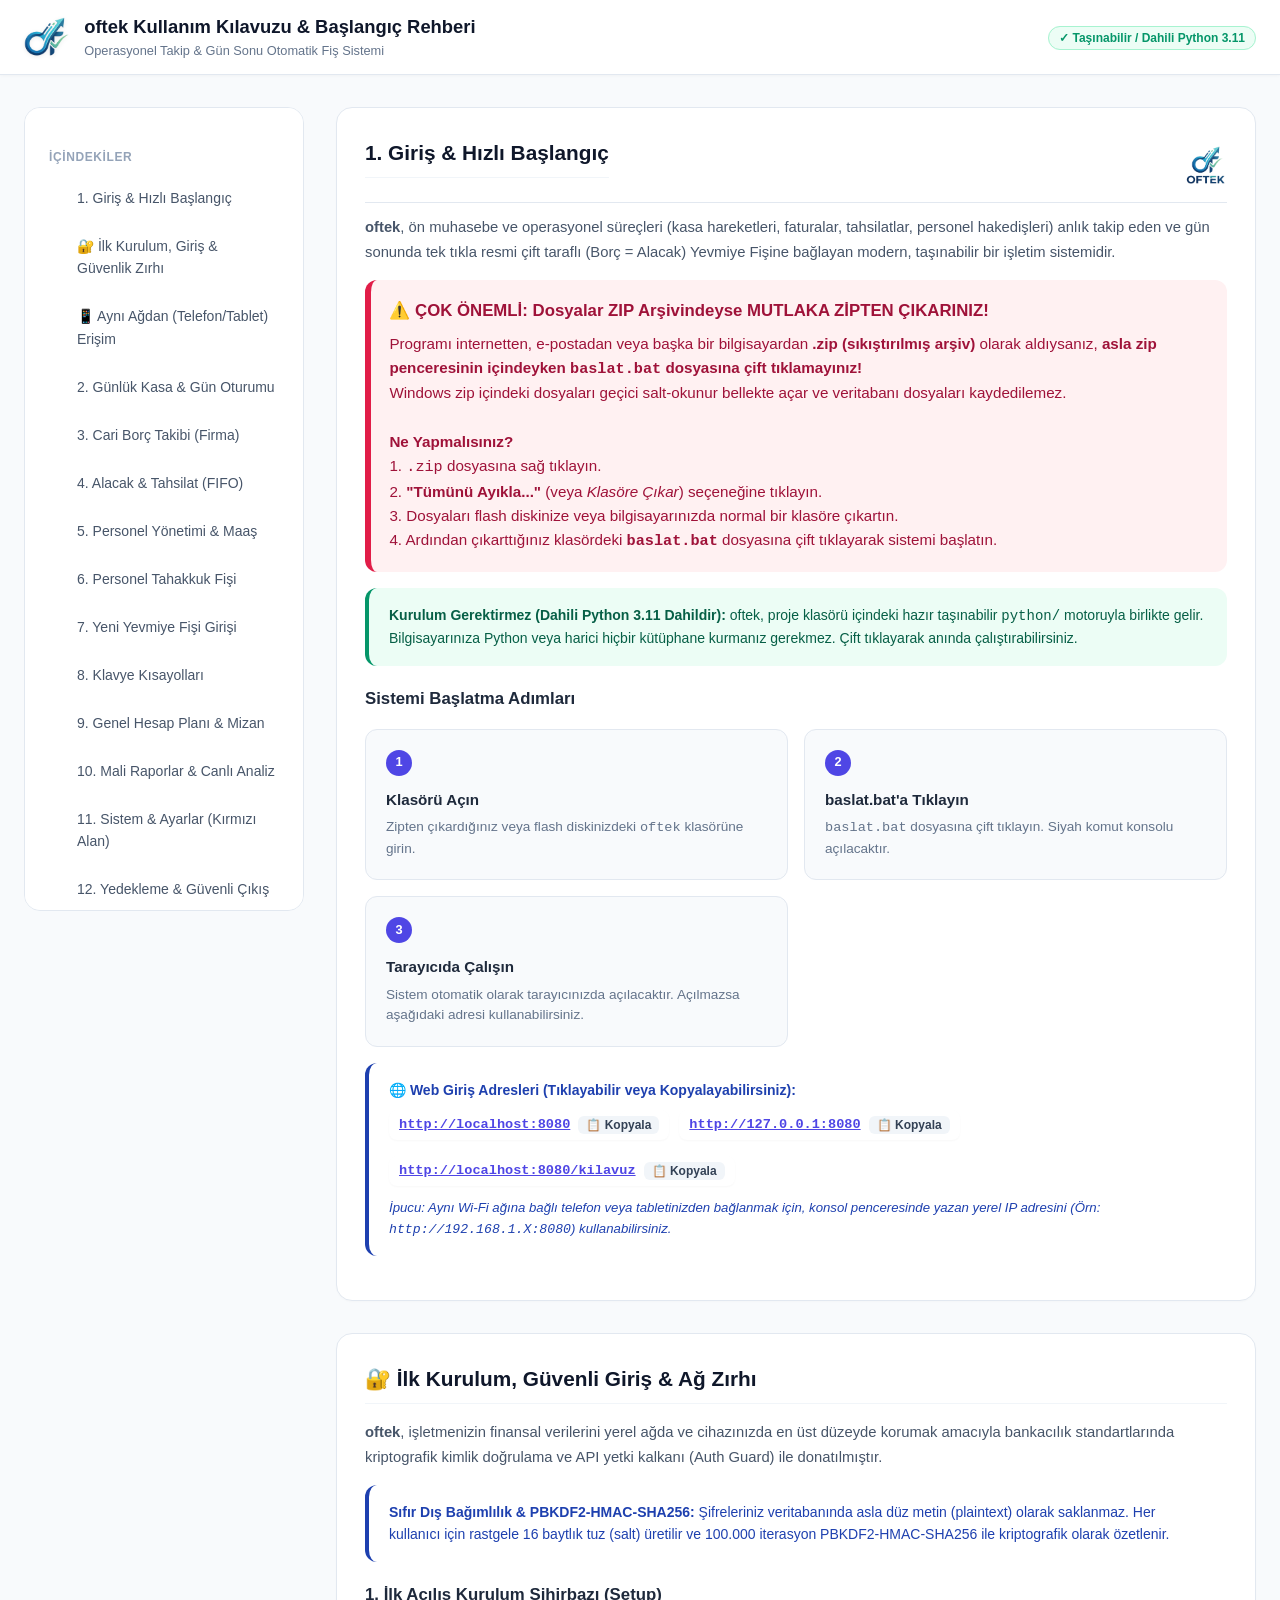
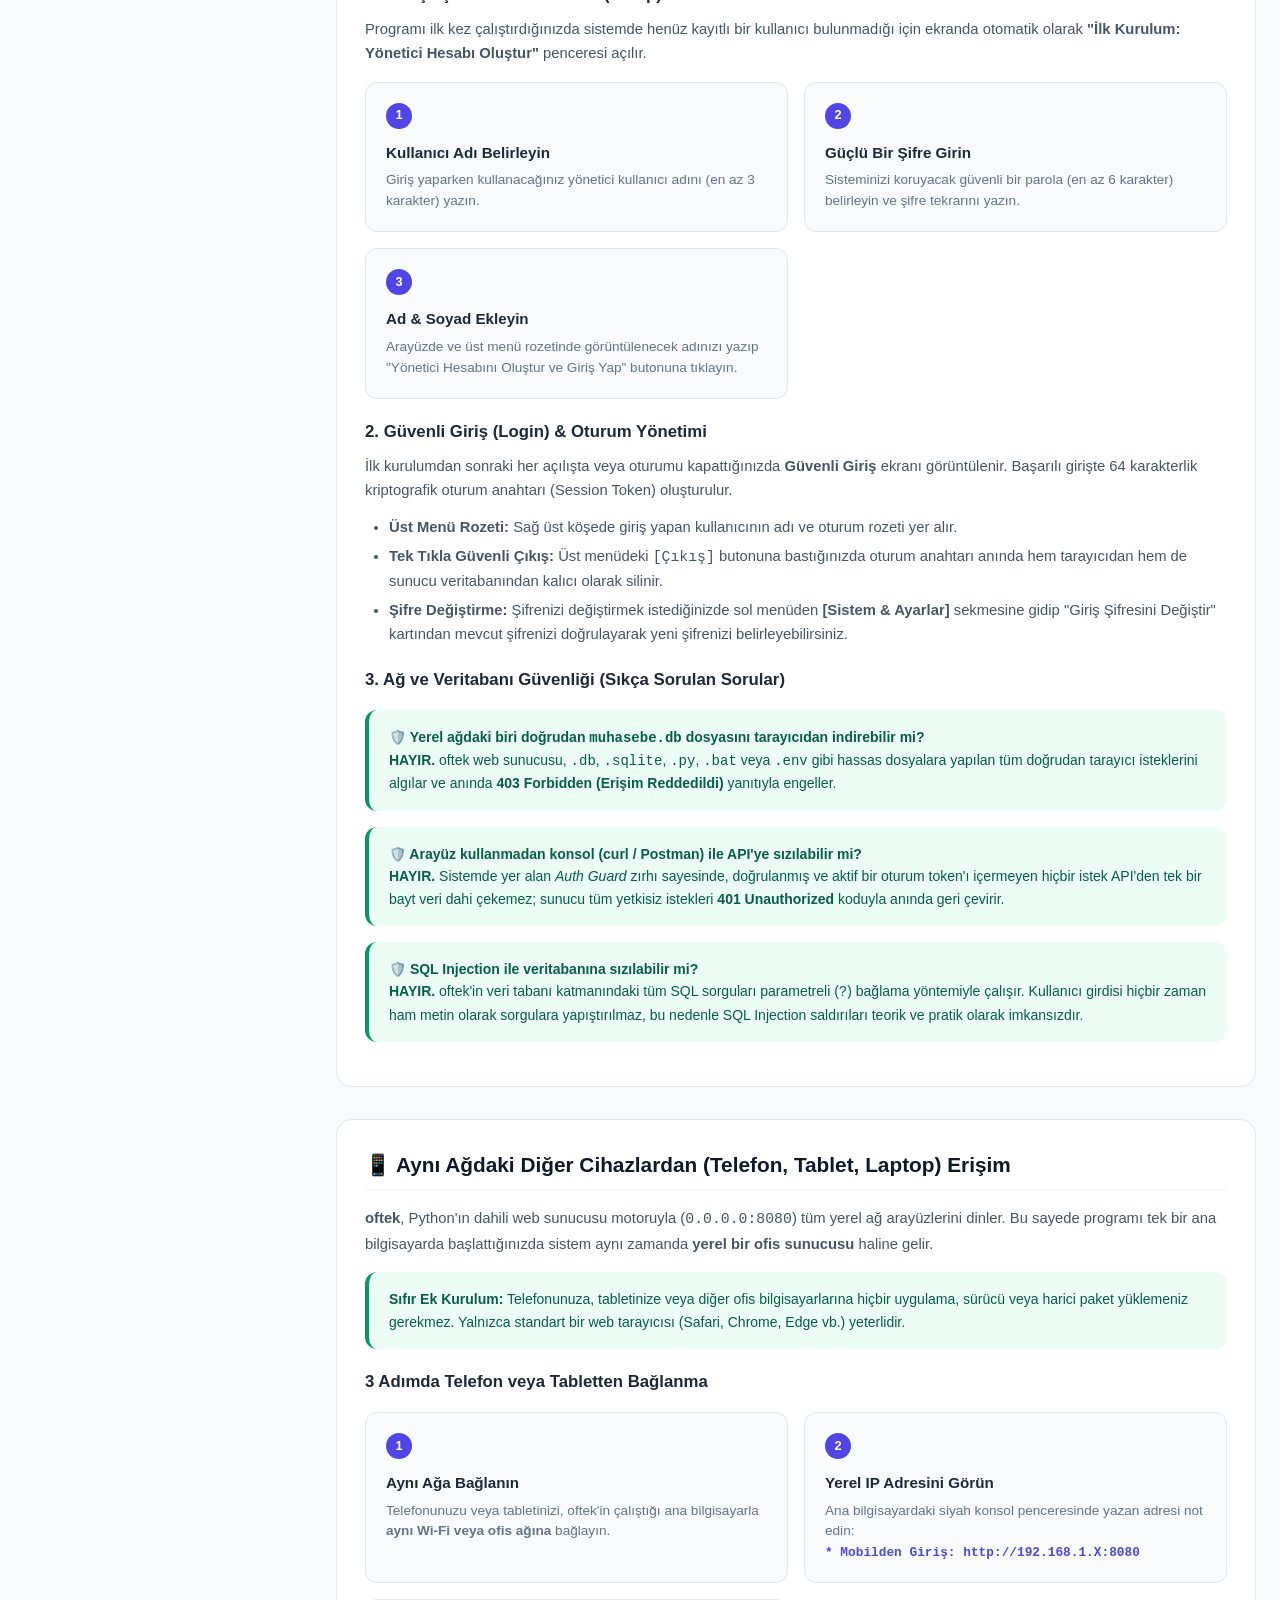
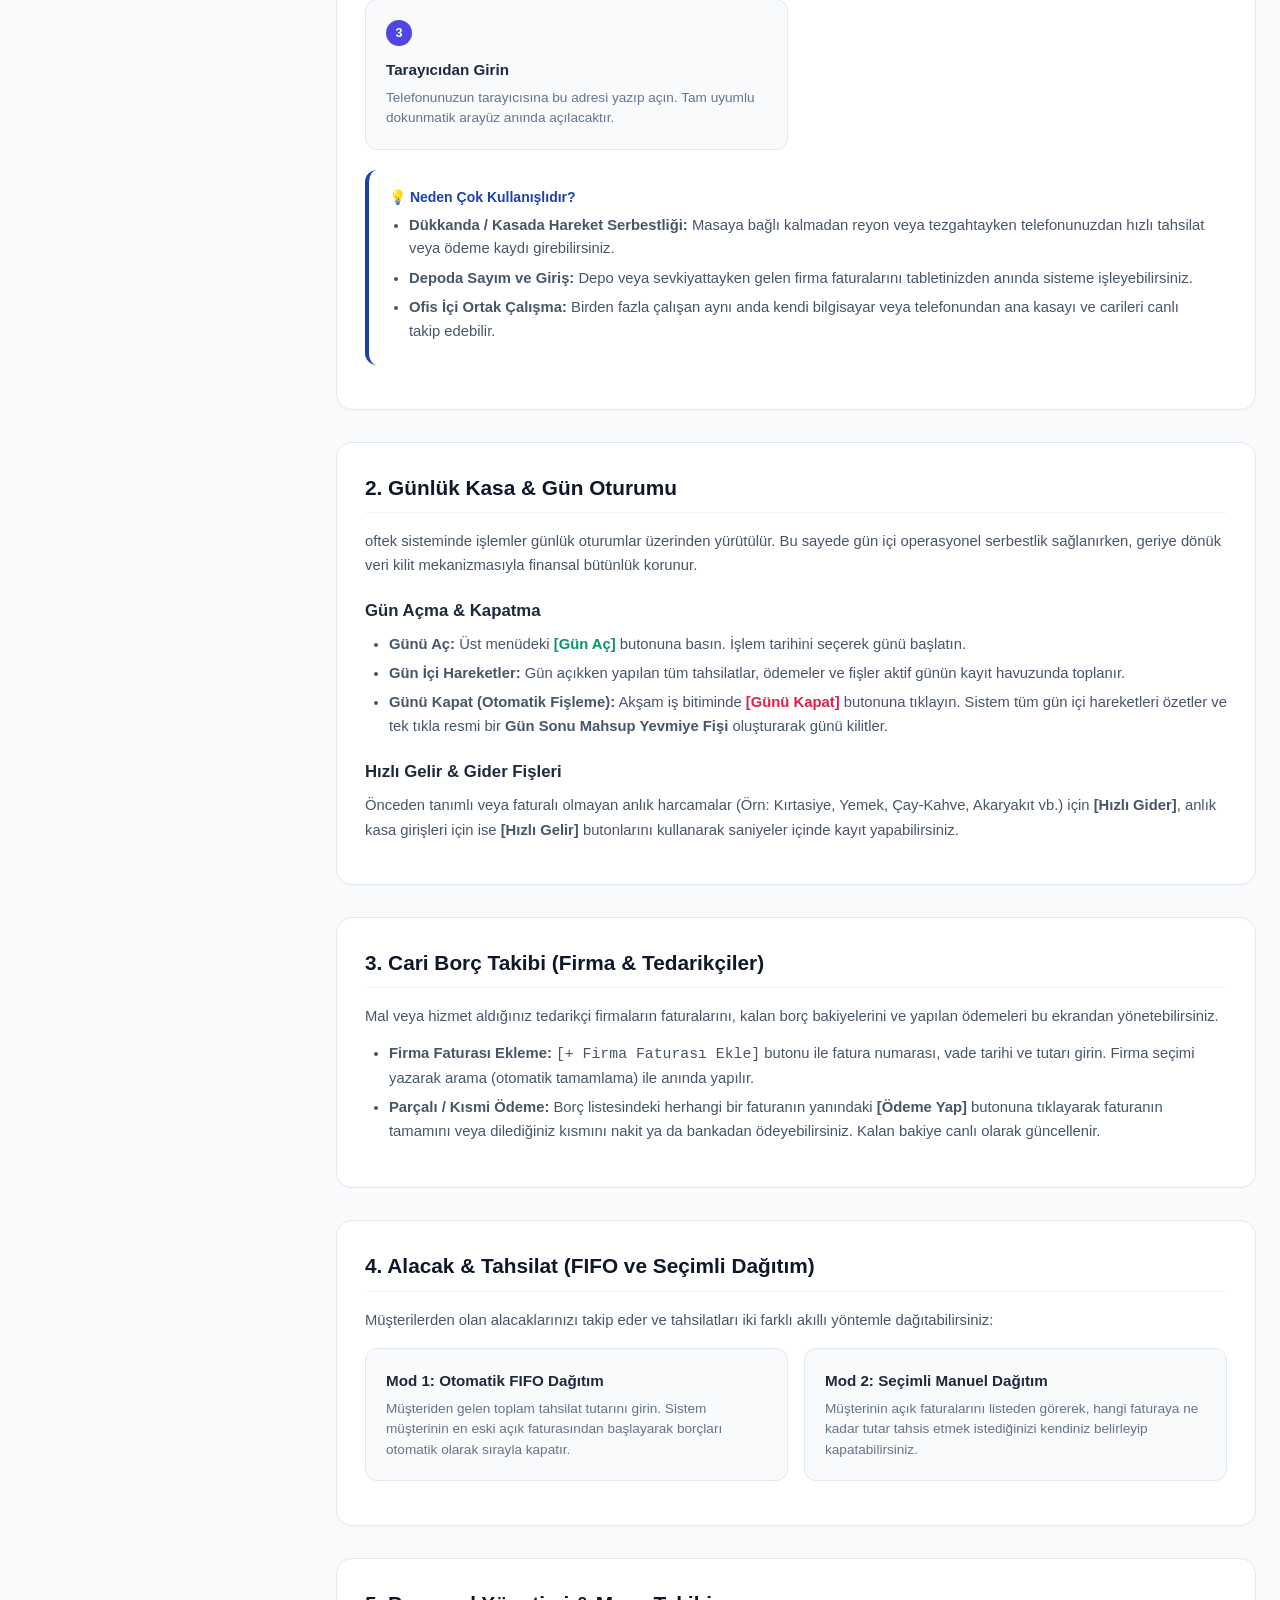
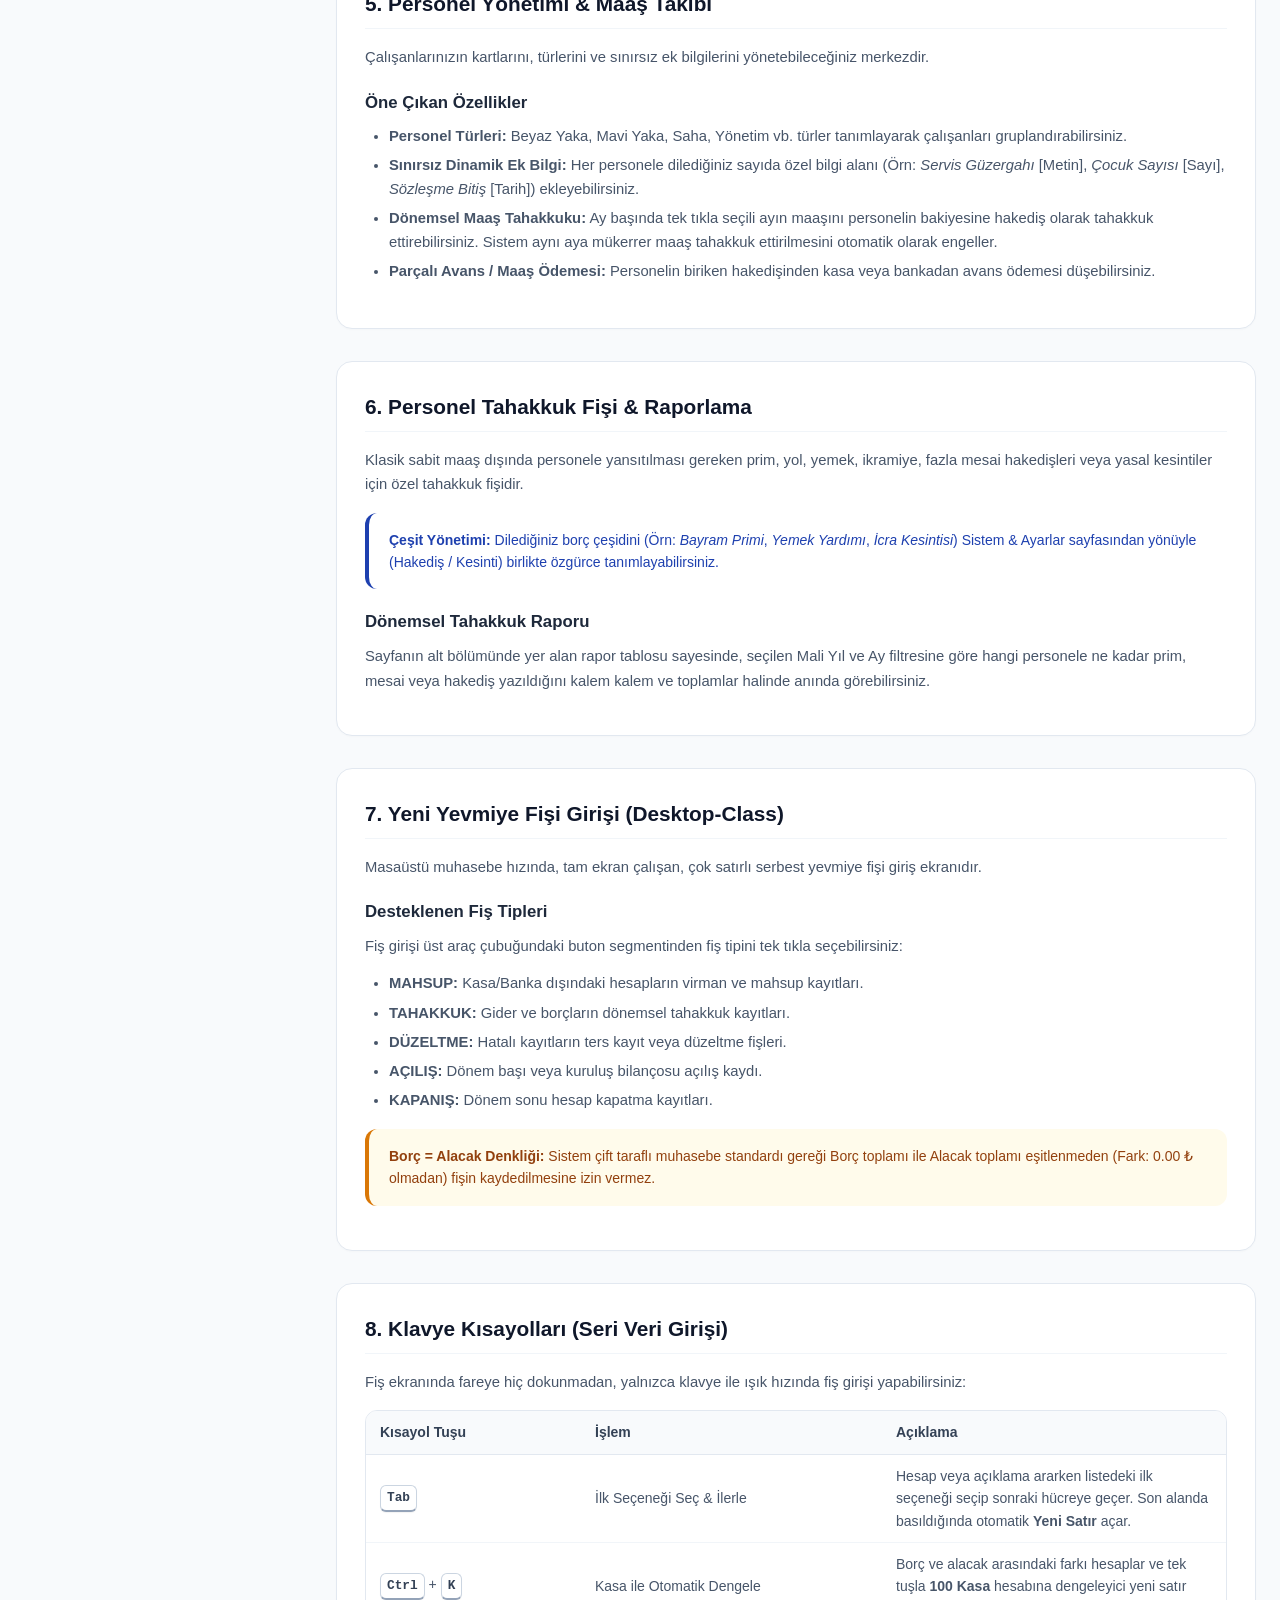
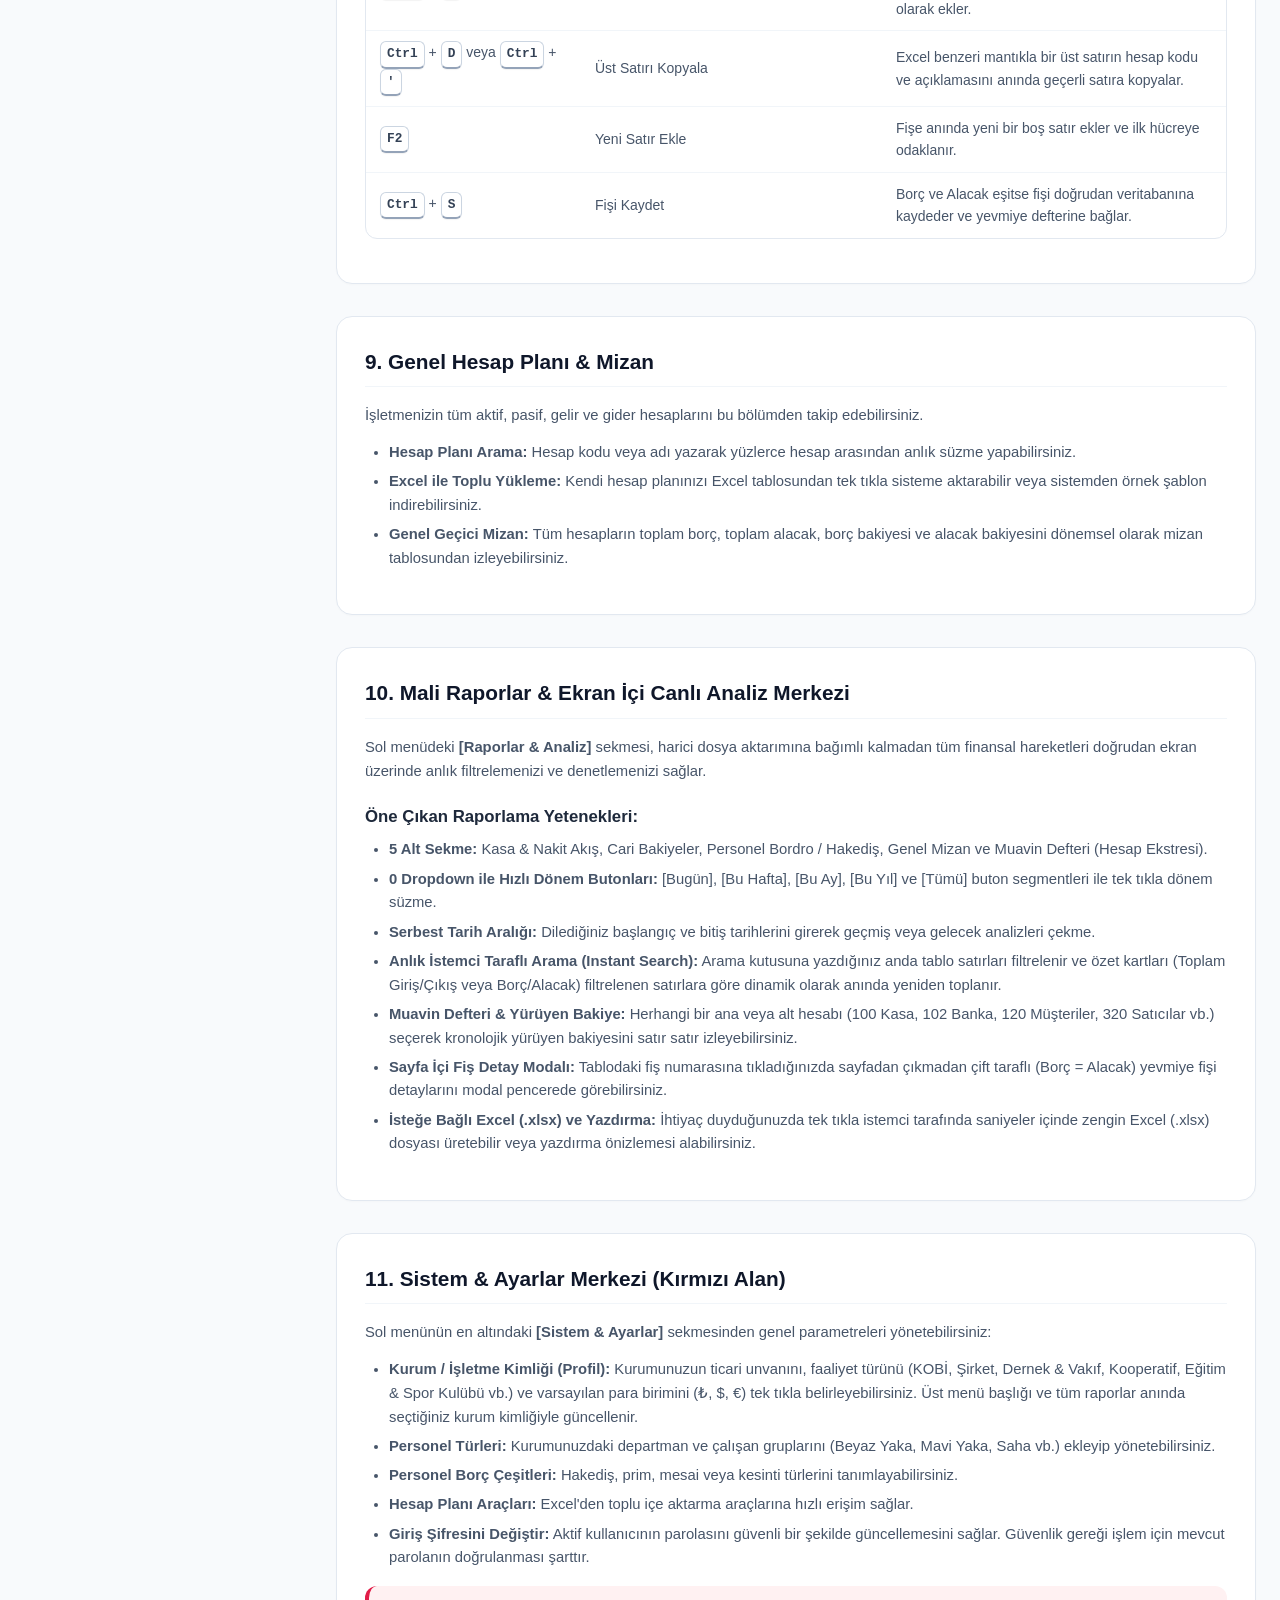
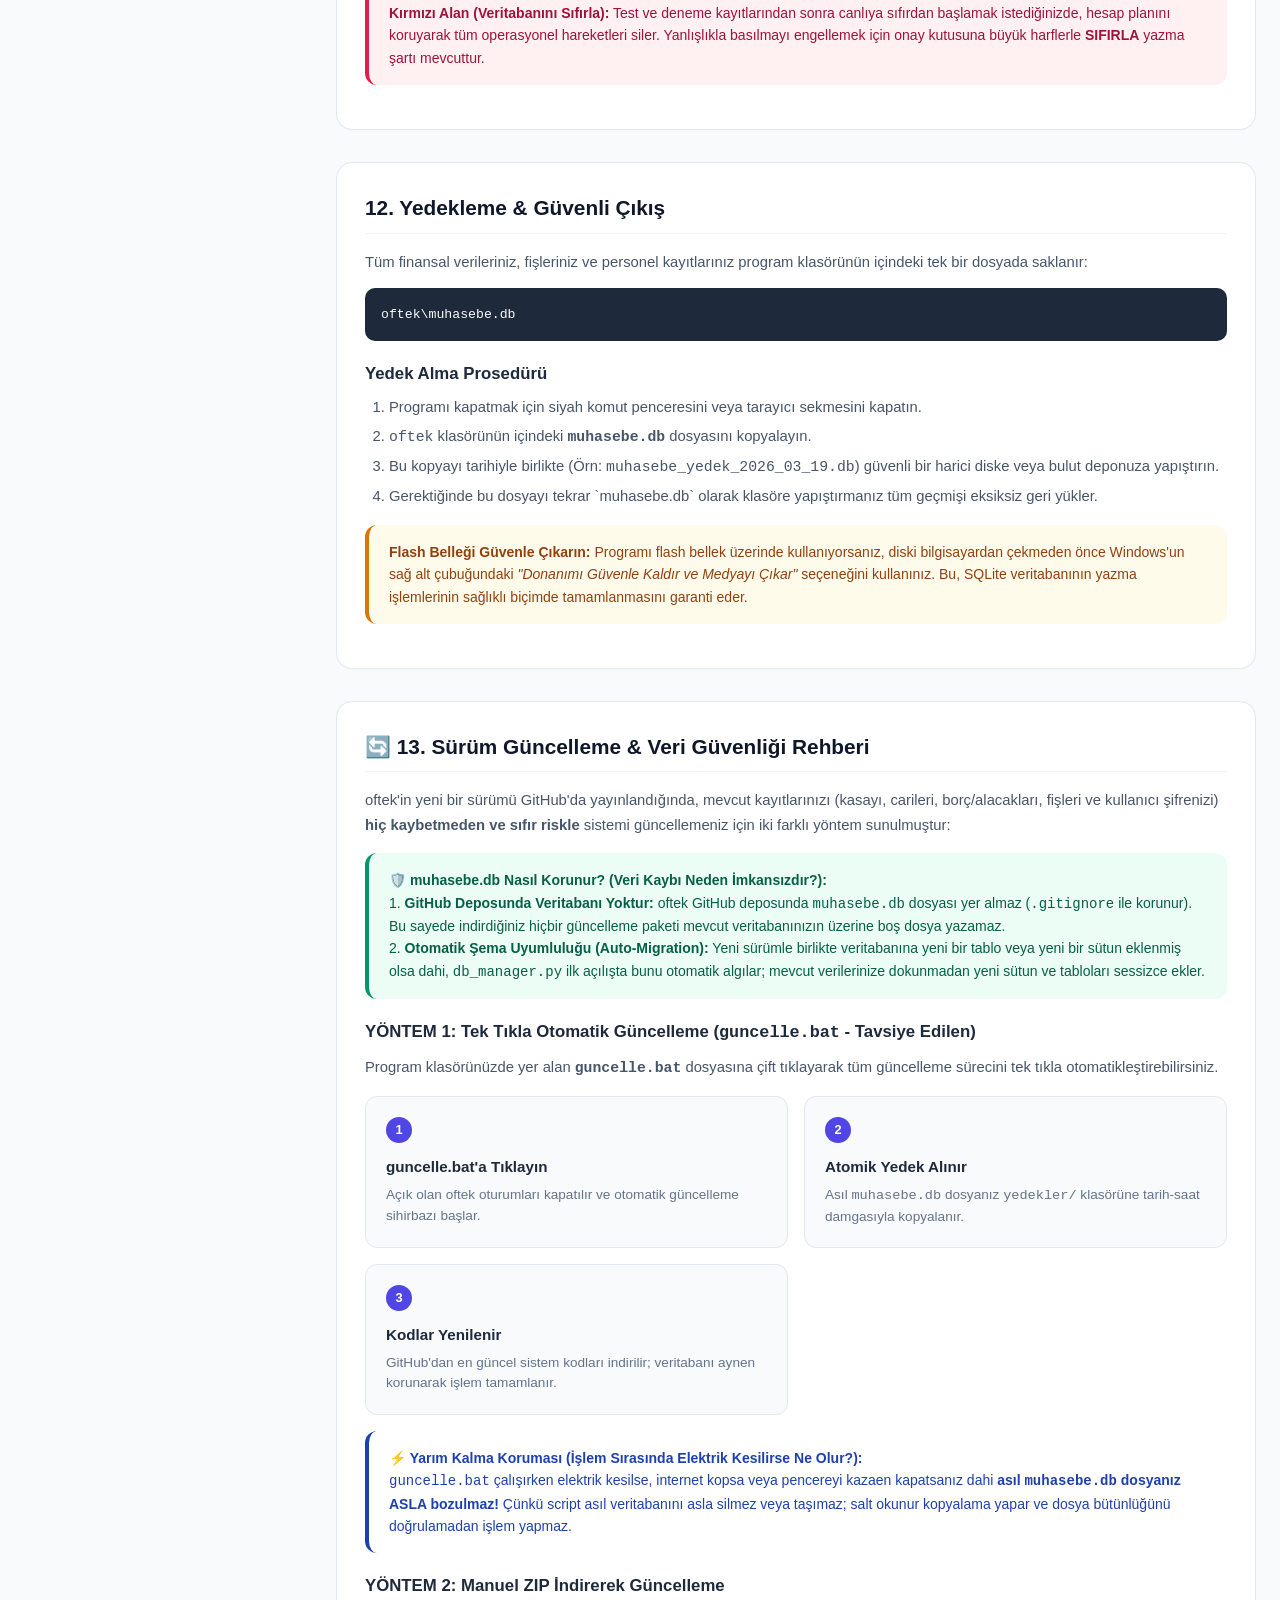
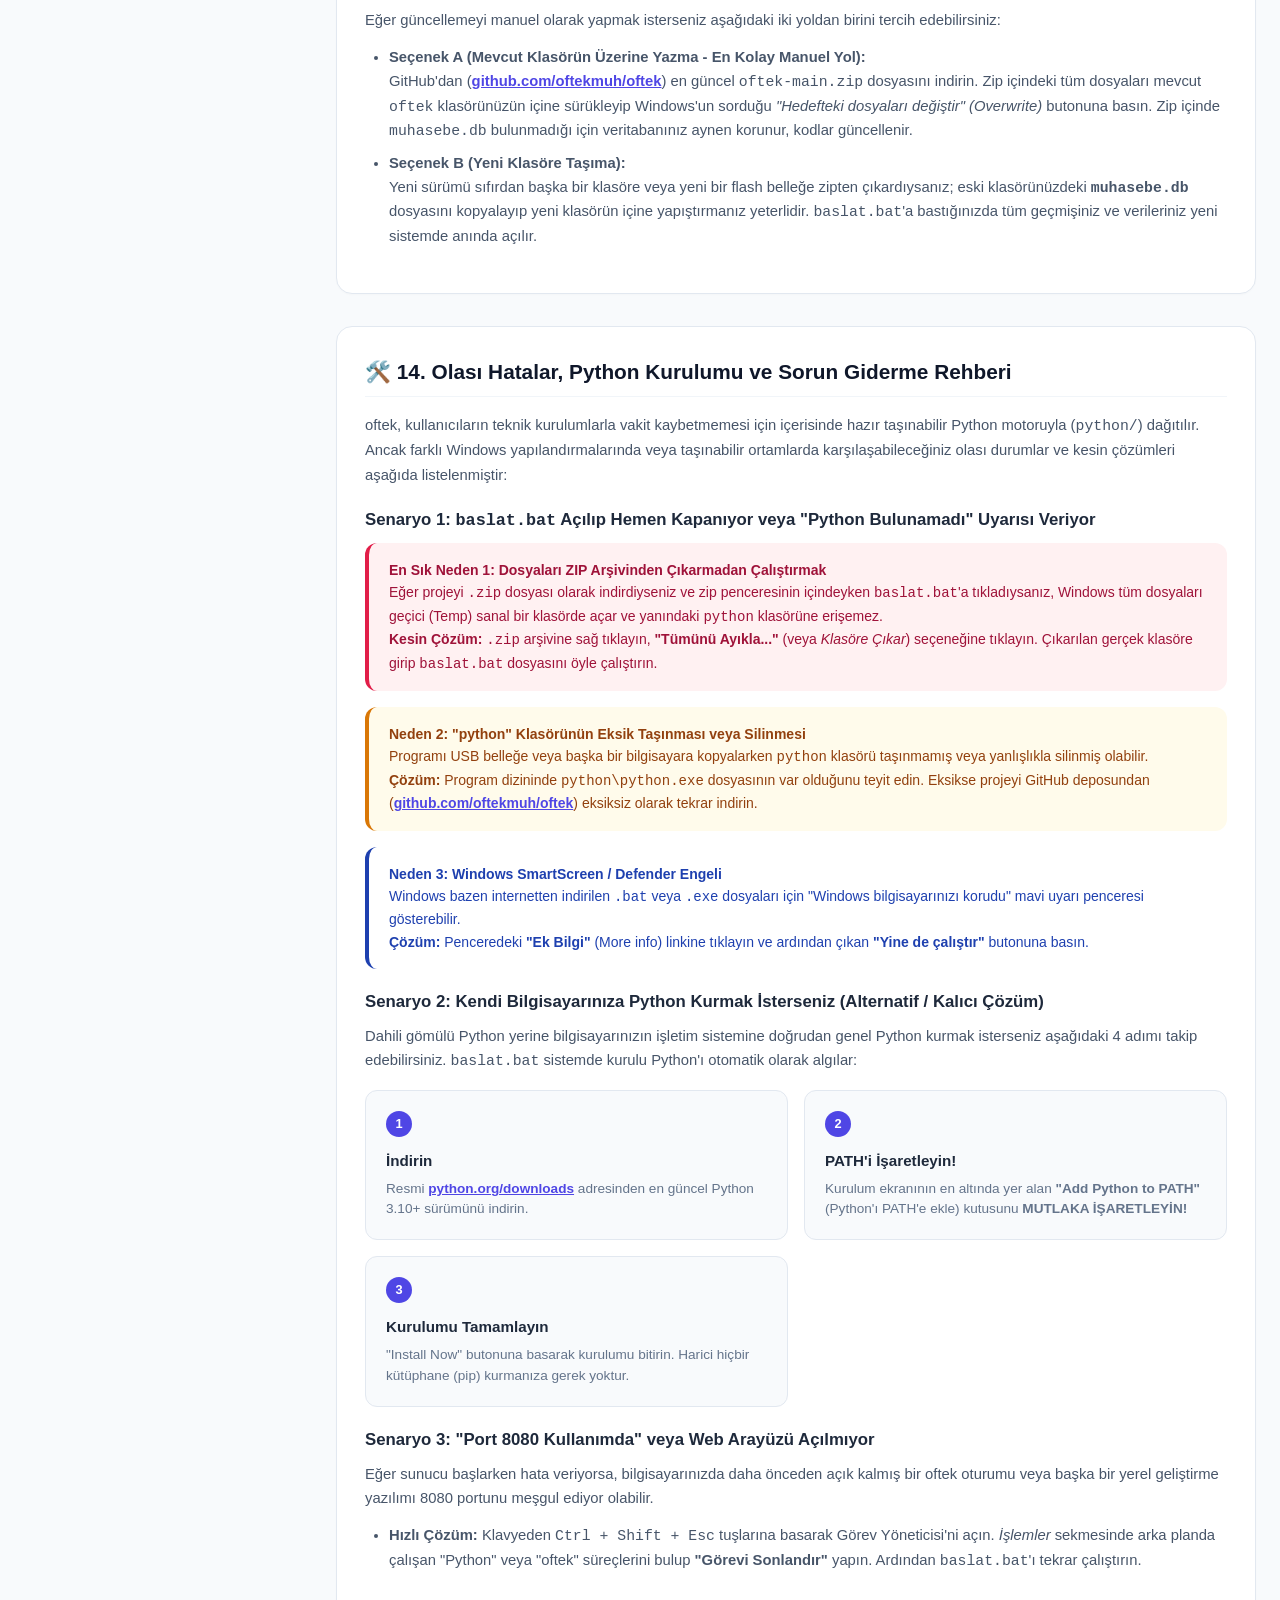
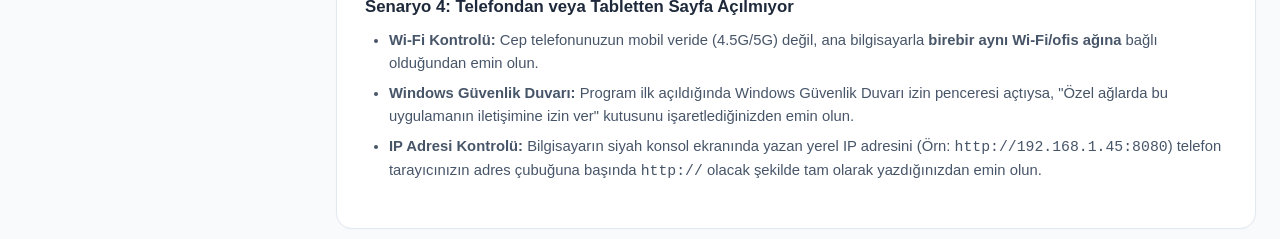
<file: kullanim_kilavuzu.html>
<!DOCTYPE html>
<html lang="tr">
<head>
    <meta charset="UTF-8">
    <meta name="viewport" content="width=device-width, initial-scale=1.0">
    <title>oftek - Kullanım Kılavuzu</title>
    <link rel="icon" type="image/png" href="web/img/logo-sade.png">

    <!-- Temel SEO Meta Etiketleri -->
    <meta name="description" content="oftek Kullanım Kılavuzu: Açık kaynak, bağımsız ve taşınabilir ön muhasebe, cari takip, kasa yönetimi ve yevmiye fişi sistemi rehberi.">
    <meta name="keywords" content="oftek, kullanım kılavuzu, ön muhasebe, cari takip, kasa yönetimi, yevmiye fişi, genel hesap planı, açık kaynak rehber">
    <meta name="author" content="oftek Open Source Project">
    <meta name="robots" content="index, follow">
    <meta name="language" content="tr">

    <!-- Coğrafi (GEO) Meta Etiketleri -->
    <meta name="geo.region" content="TR">
    <meta name="geo.placename" content="Türkiye">
    <meta name="geo.position" content="39.9334;32.8597">
    <meta name="ICBM" content="39.9334, 32.8597">

    <!-- Open Graph Meta Etiketleri -->
    <meta property="og:type" content="article">
    <meta property="og:site_name" content="oftek">
    <meta property="og:title" content="oftek - Kullanım Kılavuzu">
    <meta property="og:description" content="Açık kaynak ön muhasebe, cari takip ve yevmiye fişi sistemi kullanım rehberi.">
    <meta property="og:image" content="web/img/logo-isim.png">
    <meta property="og:locale" content="tr_TR">
    <style>
        :root {
            --primary: #4f46e5;
            --primary-dark: #4338ca;
            --primary-light: #eef2ff;
            --slate-900: #0f172a;
            --slate-800: #1e293b;
            --slate-700: #334155;
            --slate-600: #475569;
            --slate-500: #64748b;
            --slate-400: #94a3b8;
            --slate-200: #e2e8f0;
            --slate-100: #f1f5f9;
            --slate-50: #f8fafc;
            --emerald: #059669;
            --emerald-bg: #ecfdf5;
            --amber: #d97706;
            --amber-bg: #fffbeb;
            --rose: #e11d48;
            --rose-bg: #fff1f2;
        }

        * {
            box-sizing: border-box;
            margin: 0;
            padding: 0;
        }

        body {
            font-family: -apple-system, BlinkMacSystemFont, "Segoe UI", Roboto, "Helvetica Neue", Arial, sans-serif;
            background-color: var(--slate-50);
            color: var(--slate-700);
            line-height: 1.6;
            font-size: 14px;
        }

        /* Header */
        header {
            background-color: white;
            border-bottom: 1px solid var(--slate-200);
            position: sticky;
            top: 0;
            z-index: 40;
            box-shadow: 0 1px 3px rgba(0,0,0,0.03);
        }

        .header-container {
            max-width: 1400px;
            margin: 0 auto;
            padding: 12px 24px;
            display: flex;
            align-items: center;
            justify-content: space-between;
        }

        .logo-area {
            display: flex;
            align-items: center;
            gap: 14px;
        }

        .guide-logo-img {
            height: 40px;
            width: auto;
            object-fit: contain;
            filter: drop-shadow(0 1px 2px rgba(0,0,0,0.08));
        }

        .logo-badge {
            display: none;
        }

        .logo-title {
            font-size: 1.15rem;
            font-weight: 700;
            color: var(--slate-900);
        }

        .logo-sub {
            font-size: 0.8rem;
            color: var(--slate-500);
        }

        .badge-portable {
            background: var(--emerald-bg);
            color: var(--emerald);
            border: 1px solid #a7f3d0;
            padding: 4px 10px;
            border-radius: 20px;
            font-size: 0.75rem;
            font-weight: 600;
        }

        /* Ana Düzen */
        .layout-container {
            max-width: 1280px;
            margin: 0 auto;
            display: flex;
            gap: 2rem;
            padding: 2rem 1.5rem;
        }

        /* Sol Navigasyon */
        aside {
            width: 280px;
            flex-shrink: 0;
            position: sticky;
            top: 5rem;
            height: calc(100vh - 6rem);
            overflow-y: auto;
            background: #ffffff;
            border: 1px solid var(--slate-200);
            border-radius: 16px;
            padding: 1.25rem 1rem;
        }

        aside h3 {
            font-size: 0.75rem;
            text-transform: uppercase;
            letter-spacing: 0.05em;
            color: var(--slate-400);
            margin-bottom: 0.75rem;
            padding-left: 0.5rem;
        }

        aside ul {
            list-style: none;
            display: flex;
            flex-direction: column;
            gap: 4px;
        }

        aside a {
            display: block;
            padding: 8px 12px;
            color: var(--slate-600);
            text-decoration: none;
            font-size: 0.875rem;
            font-weight: 500;
            border-radius: 8px;
            transition: all 0.15s ease;
        }

        aside a:hover {
            background: var(--primary-light);
            color: var(--primary);
        }

        /* Sağ İçerik */
        main {
            flex: 1;
            min-width: 0;
            display: flex;
            flex-direction: column;
            gap: 2rem;
        }

        .card {
            background: #ffffff;
            border: 1px solid var(--slate-200);
            border-radius: 16px;
            padding: 1.75rem;
            box-shadow: 0 1px 2px rgba(0,0,0,0.02);
        }

        h1 {
            font-size: 1.75rem;
            font-weight: 800;
            color: var(--slate-900);
            margin-bottom: 0.5rem;
        }

        h2 {
            font-size: 1.3rem;
            font-weight: 700;
            color: var(--slate-900);
            display: flex;
            align-items: center;
            gap: 8px;
            margin-bottom: 1rem;
            padding-bottom: 0.5rem;
            border-bottom: 1px solid var(--slate-100);
        }

        h3 {
            font-size: 1.05rem;
            font-weight: 600;
            color: var(--slate-800);
            margin: 1.25rem 0 0.5rem 0;
        }

        p {
            font-size: 0.925rem;
            color: var(--slate-600);
            margin-bottom: 0.85rem;
            line-height: 1.65;
        }

        ul, ol {
            margin-left: 1.5rem;
            margin-bottom: 1rem;
            color: var(--slate-600);
            font-size: 0.925rem;
        }

        li {
            margin-bottom: 0.35rem;
        }

        /* Bilgi Kutuları */
        .callout {
            padding: 1rem 1.25rem;
            border-radius: 12px;
            margin: 1rem 0;
            font-size: 0.875rem;
            border-left: 4px solid transparent;
        }

        .callout-info {
            background: var(--blue-bg);
            border-color: var(--blue);
            color: #1e40af;
        }

        .callout-success {
            background: var(--emerald-bg);
            border-color: var(--emerald);
            color: #065f46;
        }

        .callout-warning {
            background: var(--amber-bg);
            border-color: var(--amber);
            color: #92400e;
        }

        .callout-danger {
            background: var(--rose-bg);
            border-color: var(--rose);
            color: #9f1239;
        }

        /* Tıklanabilir & Kopyalanabilir Link Kutusu */
        .link-box {
            display: inline-flex;
            align-items: center;
            gap: 8px;
            background: #ffffff;
            border: 1px solid var(--slate-300);
            padding: 4px 10px;
            border-radius: 8px;
            font-family: ui-monospace, SFMono-Regular, Menlo, Monaco, Consolas, monospace;
            font-size: 0.85rem;
            margin: 3px 0;
            vertical-align: middle;
            box-shadow: 0 1px 2px rgba(0,0,0,0.03);
        }

        .link-box a {
            color: var(--primary);
            text-decoration: underline;
            font-weight: 700;
            word-break: break-all;
        }

        .link-box a:hover {
            color: var(--primary-dark);
        }

        .btn-copy {
            background: var(--slate-100);
            border: 1px solid var(--slate-300);
            color: var(--slate-700);
            padding: 2px 8px;
            border-radius: 6px;
            font-size: 0.75rem;
            cursor: pointer;
            font-weight: 600;
            transition: all 0.15s ease;
            white-space: nowrap;
            user-select: none;
        }

        .btn-copy:hover {
            background: var(--slate-200);
            color: var(--slate-900);
        }

        .btn-copy.copied {
            background: #ecfdf5;
            color: #059669;
            border-color: #a7f3d0;
        }

        /* Klavye Tuşu Biçimi (KBD) */
        kbd {
            display: inline-block;
            padding: 2px 6px;
            font-size: 0.8rem;
            font-family: ui-monospace, SFMono-Regular, Menlo, Monaco, Consolas, monospace;
            font-weight: 600;
            color: var(--slate-700);
            background: #ffffff;
            border: 1px solid #cbd5e1;
            border-bottom: 2px solid #94a3b8;
            border-radius: 6px;
            box-shadow: 0 1px 1px rgba(0,0,0,0.05);
        }

        /* Tablolar */
        .table-responsive {
            overflow-x: auto;
            margin: 1rem 0;
            border: 1px solid var(--slate-200);
            border-radius: 12px;
        }

        table {
            width: 100%;
            border-collapse: collapse;
            text-align: left;
            font-size: 0.875rem;
        }

        th {
            background: var(--slate-50);
            color: var(--slate-700);
            font-weight: 600;
            padding: 10px 14px;
            border-bottom: 1px solid var(--slate-200);
        }

        td {
            padding: 10px 14px;
            border-bottom: 1px solid var(--slate-100);
            color: var(--slate-600);
        }

        tr:last-child td {
            border-bottom: none;
        }

        tr:hover td {
            background: #f8fafc;
        }

        /* Adım Kartları */
        .step-grid {
            display: grid;
            grid-template-columns: repeat(auto-fit, minmax(280px, 1fr));
            gap: 1rem;
            margin: 1rem 0;
        }

        .step-card {
            background: var(--slate-50);
            border: 1px solid var(--slate-200);
            border-radius: 12px;
            padding: 1.25rem;
        }

        .step-num {
            display: inline-flex;
            align-items: center;
            justify-content: center;
            width: 26px;
            height: 26px;
            border-radius: 50%;
            background: var(--primary);
            color: white;
            font-size: 0.8rem;
            font-weight: 700;
            margin-bottom: 0.75rem;
        }

        .step-title {
            font-weight: 700;
            color: var(--slate-800);
            margin-bottom: 0.35rem;
            font-size: 0.95rem;
        }

        .step-desc {
            font-size: 0.85rem;
            color: var(--slate-500);
            line-height: 1.5;
        }

        /* Kod Bloğu */
        pre {
            background: #1e293b;
            color: #f8fafc;
            padding: 1rem;
            border-radius: 10px;
            font-family: ui-monospace, SFMono-Regular, Menlo, Monaco, Consolas, monospace;
            font-size: 0.825rem;
            overflow-x: auto;
            margin: 0.75rem 0;
        }

        /* Responsive */
        @media (max-width: 900px) {
            .layout-container {
                flex-direction: column;
                padding: 1rem;
            }

            aside {
                width: 100%;
                position: static;
                height: auto;
                max-height: 220px;
            }
        }

        @media print {
            aside, header {
                display: none !important;
            }
            .layout-container {
                padding: 0;
            }
            .card {
                border: none;
                box-shadow: none;
                padding: 0.5rem 0;
            }
        }
    </style>
</head>
<body>

    <!-- Üst Header -->
    <header>
        <div class="header-container">
            <div class="logo-area">
                <img src="web/img/logo-sade.png" alt="oftek Logo" class="guide-logo-img">
                <div>
                    <div class="logo-title">oftek Kullanım Kılavuzu & Başlangıç Rehberi</div>
                    <div class="logo-sub">Operasyonel Takip & Gün Sonu Otomatik Fiş Sistemi</div>
                </div>
            </div>
            <div>
                <span class="badge-portable">✓ Taşınabilir / Dahili Python 3.11</span>
            </div>
        </div>
    </header>

    <!-- Ana Gövde -->
    <div class="layout-container">

        <!-- Sol Hızlı Menü -->
        <aside>
            <h3>İçindekiler</h3>
            <ul>
                <li><a href="#giris">1. Giriş & Hızlı Başlangıç</a></li>
                <li><a href="#kimlik-dogrulama">🔐 İlk Kurulum, Giriş & Güvenlik Zırhı</a></li>
                <li><a href="#mobil-ag">📱 Aynı Ağdan (Telefon/Tablet) Erişim</a></li>
                <li><a href="#gunluk-kasa">2. Günlük Kasa & Gün Oturumu</a></li>
                <li><a href="#cari-borclar">3. Cari Borç Takibi (Firma)</a></li>
                <li><a href="#alacak-tahsilat">4. Alacak & Tahsilat (FIFO)</a></li>
                <li><a href="#personel">5. Personel Yönetimi & Maaş</a></li>
                <li><a href="#tahakkuk-fisi">6. Personel Tahakkuk Fişi</a></li>
                <li><a href="#yevmiye-fisi">7. Yeni Yevmiye Fişi Girişi</a></li>
                <li><a href="#kisayollar">8. Klavye Kısayolları</a></li>
                <li><a href="#hesap-plani">9. Genel Hesap Planı & Mizan</a></li>
                <li><a href="#raporlar-analiz">10. Mali Raporlar & Canlı Analiz</a></li>
                <li><a href="#sistem-ayarlar">11. Sistem & Ayarlar (Kırmızı Alan)</a></li>
                <li><a href="#yedekleme">12. Yedekleme & Güvenli Çıkış</a></li>
                <li><a href="#guncelleme">🔄 13. Sürüm Güncelleme & Veri Güvenliği</a></li>
                <li><a href="#hata-cozumleri">🛠️ 14. Olası Hatalar & Sorun Giderme</a></li>
            </ul>
        </aside>

        <!-- Sağ Ana İçerik -->
        <main>

            <!-- 1. GİRİŞ & HIZLI BAŞLANGIÇ -->
            <section id="giris" class="card">
                <div style="display: flex; align-items: center; justify-content: space-between; flex-wrap: wrap; gap: 1rem; margin-bottom: 0.75rem; border-bottom: 1px solid var(--slate-200); padding-bottom: 0.5rem;">
                    <h2>1. Giriş & Hızlı Başlangıç</h2>
                    <img src="web/img/logo-isim.png" alt="oftek" style="height: 42px; width: auto; object-fit: contain;">
                </div>
                <p>
                    <strong>oftek</strong>, ön muhasebe ve operasyonel süreçleri (kasa hareketleri, faturalar, tahsilatlar, personel hakedişleri) anlık takip eden ve gün sonunda tek tıkla resmi çift taraflı (Borç = Alacak) Yevmiye Fişine bağlayan modern, taşınabilir bir işletim sistemidir.
                </p>

                <!-- ZIP ÇIKARMA UYARISI -->
                <div class="callout callout-danger" style="font-size: 0.95rem; border-left-width: 6px; padding: 1.15rem;">
                    <div style="font-weight: 800; font-size: 1.05rem; margin-bottom: 0.4rem;">
                        ⚠️ ÇOK ÖNEMLİ: Dosyalar ZIP Arşivindeyse MUTLAKA ZİPTEN ÇIKARINIZ!
                    </div>
                    Programı internetten, e-postadan veya başka bir bilgisayardan <strong>.zip (sıkıştırılmış arşiv)</strong> olarak aldıysanız, <strong>asla zip penceresinin içindeyken <code>baslat.bat</code> dosyasına çift tıklamayınız!</strong><br>
                    Windows zip içindeki dosyaları geçici salt-okunur bellekte açar ve veritabanı dosyaları kaydedilemez.<br><br>
                    <strong>Ne Yapmalısınız?</strong><br>
                    1. <code>.zip</code> dosyasına sağ tıklayın.<br>
                    2. <strong>"Tümünü Ayıkla..."</strong> (veya <em>Klasöre Çıkar</em>) seçeneğine tıklayın.<br>
                    3. Dosyaları flash diskinize veya bilgisayarınızda normal bir klasöre çıkartın.<br>
                    4. Ardından çıkarttığınız klasördeki <strong><code>baslat.bat</code></strong> dosyasına çift tıklayarak sistemi başlatın.
                </div>

                <div class="callout callout-success">
                    <strong>Kurulum Gerektirmez (Dahili Python 3.11 Dahildir):</strong> oftek, proje klasörü içindeki hazır taşınabilir <code>python/</code> motoruyla birlikte gelir. Bilgisayarınıza Python veya harici hiçbir kütüphane kurmanız gerekmez. Çift tıklayarak anında çalıştırabilirsiniz.
                </div>

                <h3>Sistemi Başlatma Adımları</h3>
                <div class="step-grid">
                    <div class="step-card">
                        <div class="step-num">1</div>
                        <div class="step-title">Klasörü Açın</div>
                        <div class="step-desc">Zipten çıkardığınız veya flash diskinizdeki <code>oftek</code> klasörüne girin.</div>
                    </div>
                    <div class="step-card">
                        <div class="step-num">2</div>
                        <div class="step-title">baslat.bat'a Tıklayın</div>
                        <div class="step-desc"><code>baslat.bat</code> dosyasına çift tıklayın. Siyah komut konsolu açılacaktır.</div>
                    </div>
                    <div class="step-card">
                        <div class="step-num">3</div>
                        <div class="step-title">Tarayıcıda Çalışın</div>
                        <div class="step-desc">Sistem otomatik olarak tarayıcınızda açılacaktır. Açılmazsa aşağıdaki adresi kullanabilirsiniz.</div>
                    </div>
                </div>

                <!-- TIKLANABİLİR & KOPYALANABİLİR LİNK BÖLÜMÜ -->
                <div class="callout callout-info">
                    <div style="font-weight: 700; margin-bottom: 0.35rem;">🌐 Web Giriş Adresleri (Tıklayabilir veya Kopyalayabilirsiniz):</div>
                    <div style="display: flex; flex-wrap: wrap; gap: 10px; margin-top: 6px;">
                        <span class="link-box">
                            <a href="http://localhost:8080" target="_blank" title="oftek Ana Sayfasını Yeni Sekmede Aç">http://localhost:8080</a>
                            <button type="button" class="btn-copy" onclick="copyToClipboard('http://localhost:8080', this)">📋 Kopyala</button>
                        </span>
                        <span class="link-box">
                            <a href="http://127.0.0.1:8080" target="_blank" title="Yerel IP ile Aç">http://127.0.0.1:8080</a>
                            <button type="button" class="btn-copy" onclick="copyToClipboard('http://127.0.0.1:8080', this)">📋 Kopyala</button>
                        </span>
                        <span class="link-box">
                            <a href="http://localhost:8080/kilavuz" target="_blank" title="Kullanım Kılavuzunu Webden Aç">http://localhost:8080/kilavuz</a>
                            <button type="button" class="btn-copy" onclick="copyToClipboard('http://localhost:8080/kilavuz', this)">📋 Kopyala</button>
                        </span>
                    </div>
                    <div style="font-size: 0.825rem; color: #1e40af; margin-top: 8px;">
                        <em>İpucu: Aynı Wi-Fi ağına bağlı telefon veya tabletinizden bağlanmak için, konsol penceresinde yazan yerel IP adresini (Örn: <code>http://192.168.1.X:8080</code>) kullanabilirsiniz.</em>
                    </div>
                </div>
            </section>

            <!-- 🔐 İLK KURULUM, GİRİŞ & GÜVENLİK ZIRHI -->
            <section id="kimlik-dogrulama" class="card">
                <h2>🔐 İlk Kurulum, Güvenli Giriş & Ağ Zırhı</h2>
                <p>
                    <strong>oftek</strong>, işletmenizin finansal verilerini yerel ağda ve cihazınızda en üst düzeyde korumak amacıyla bankacılık standartlarında kriptografik kimlik doğrulama ve API yetki kalkanı (Auth Guard) ile donatılmıştır.
                </p>

                <div class="callout callout-info">
                    <strong>Sıfır Dış Bağımlılık & PBKDF2-HMAC-SHA256:</strong> Şifreleriniz veritabanında asla düz metin (plaintext) olarak saklanmaz. Her kullanıcı için rastgele 16 baytlık tuz (salt) üretilir ve 100.000 iterasyon PBKDF2-HMAC-SHA256 ile kriptografik olarak özetlenir.
                </div>

                <h3>1. İlk Açılış Kurulum Sihirbazı (Setup)</h3>
                <p>
                    Programı ilk kez çalıştırdığınızda sistemde henüz kayıtlı bir kullanıcı bulunmadığı için ekranda otomatik olarak <strong>"İlk Kurulum: Yönetici Hesabı Oluştur"</strong> penceresi açılır.
                </p>
                <div class="step-grid">
                    <div class="step-card">
                        <div class="step-num">1</div>
                        <div class="step-title">Kullanıcı Adı Belirleyin</div>
                        <div class="step-desc">Giriş yaparken kullanacağınız yönetici kullanıcı adını (en az 3 karakter) yazın.</div>
                    </div>
                    <div class="step-card">
                        <div class="step-num">2</div>
                        <div class="step-title">Güçlü Bir Şifre Girin</div>
                        <div class="step-desc">Sisteminizi koruyacak güvenli bir parola (en az 6 karakter) belirleyin ve şifre tekrarını yazın.</div>
                    </div>
                    <div class="step-card">
                        <div class="step-num">3</div>
                        <div class="step-title">Ad & Soyad Ekleyin</div>
                        <div class="step-desc">Arayüzde ve üst menü rozetinde görüntülenecek adınızı yazıp "Yönetici Hesabını Oluştur ve Giriş Yap" butonuna tıklayın.</div>
                    </div>
                </div>

                <h3>2. Güvenli Giriş (Login) & Oturum Yönetimi</h3>
                <p>
                    İlk kurulumdan sonraki her açılışta veya oturumu kapattığınızda <strong>Güvenli Giriş</strong> ekranı görüntülenir. Başarılı girişte 64 karakterlik kriptografik oturum anahtarı (Session Token) oluşturulur.
                </p>
                <ul>
                    <li><strong>Üst Menü Rozeti:</strong> Sağ üst köşede giriş yapan kullanıcının adı ve oturum rozeti yer alır.</li>
                    <li><strong>Tek Tıkla Güvenli Çıkış:</strong> Üst menüdeki <code>[Çıkış]</code> butonuna bastığınızda oturum anahtarı anında hem tarayıcıdan hem de sunucu veritabanından kalıcı olarak silinir.</li>
                    <li><strong>Şifre Değiştirme:</strong> Şifrenizi değiştirmek istediğinizde sol menüden <strong>[Sistem & Ayarlar]</strong> sekmesine gidip "Giriş Şifresini Değiştir" kartından mevcut şifrenizi doğrulayarak yeni şifrenizi belirleyebilirsiniz.</li>
                </ul>

                <h3>3. Ağ ve Veritabanı Güvenliği (Sıkça Sorulan Sorular)</h3>
                <div class="callout callout-success" style="margin-bottom: 0.75rem;">
                    <strong>🛡️ Yerel ağdaki biri doğrudan <code>muhasebe.db</code> dosyasını tarayıcıdan indirebilir mi?</strong><br>
                    <strong>HAYIR.</strong> oftek web sunucusu, <code>.db</code>, <code>.sqlite</code>, <code>.py</code>, <code>.bat</code> veya <code>.env</code> gibi hassas dosyalara yapılan tüm doğrudan tarayıcı isteklerini algılar ve anında <strong>403 Forbidden (Erişim Reddedildi)</strong> yanıtıyla engeller.
                </div>

                <div class="callout callout-success" style="margin-bottom: 0.75rem;">
                    <strong>🛡️ Arayüz kullanmadan konsol (curl / Postman) ile API'ye sızılabilir mi?</strong><br>
                    <strong>HAYIR.</strong> Sistemde yer alan <em>Auth Guard</em> zırhı sayesinde, doğrulanmış ve aktif bir oturum token'ı içermeyen hiçbir istek API'den tek bir bayt veri dahi çekemez; sunucu tüm yetkisiz istekleri <strong>401 Unauthorized</strong> koduyla anında geri çevirir.
                </div>

                <div class="callout callout-success">
                    <strong>🛡️ SQL Injection ile veritabanına sızılabilir mi?</strong><br>
                    <strong>HAYIR.</strong> oftek'in veri tabanı katmanındaki tüm SQL sorguları parametreli (<code>?</code>) bağlama yöntemiyle çalışır. Kullanıcı girdisi hiçbir zaman ham metin olarak sorgulara yapıştırılmaz, bu nedenle SQL Injection saldırıları teorik ve pratik olarak imkansızdır.
                </div>
            </section>

            <!-- AYNI AĞDAKİ CİHAZLARDAN (TELEFON / TABLET) ERİŞİM -->
            <section id="mobil-ag" class="card">
                <h2>📱 Aynı Ağdaki Diğer Cihazlardan (Telefon, Tablet, Laptop) Erişim</h2>
                <p>
                    <strong>oftek</strong>, Python'ın dahili web sunucusu motoruyla (<code>0.0.0.0:8080</code>) tüm yerel ağ arayüzlerini dinler. Bu sayede programı tek bir ana bilgisayarda başlattığınızda sistem aynı zamanda <strong>yerel bir ofis sunucusu</strong> haline gelir.
                </p>

                <div class="callout callout-success">
                    <strong>Sıfır Ek Kurulum:</strong> Telefonunuza, tabletinize veya diğer ofis bilgisayarlarına hiçbir uygulama, sürücü veya harici paket yüklemeniz gerekmez. Yalnızca standart bir web tarayıcısı (Safari, Chrome, Edge vb.) yeterlidir.
                </div>

                <h3>3 Adımda Telefon veya Tabletten Bağlanma</h3>
                <div class="step-grid">
                    <div class="step-card">
                        <div class="step-num">1</div>
                        <div class="step-title">Aynı Ağa Bağlanın</div>
                        <div class="step-desc">Telefonunuzu veya tabletinizi, oftek'in çalıştığı ana bilgisayarla <strong>aynı Wi-Fi veya ofis ağına</strong> bağlayın.</div>
                    </div>
                    <div class="step-card">
                        <div class="step-num">2</div>
                        <div class="step-title">Yerel IP Adresini Görün</div>
                        <div class="step-desc">Ana bilgisayardaki siyah konsol penceresinde yazan adresi not edin:<br><code style="font-size:0.8rem; color:var(--primary); font-weight:bold;">* Mobilden Giriş: http://192.168.1.X:8080</code></div>
                    </div>
                    <div class="step-card">
                        <div class="step-num">3</div>
                        <div class="step-title">Tarayıcıdan Girin</div>
                        <div class="step-desc">Telefonunuzun tarayıcısına bu adresi yazıp açın. Tam uyumlu dokunmatik arayüz anında açılacaktır.</div>
                    </div>
                </div>

                <div class="callout callout-info" style="margin-top: 1.25rem;">
                    <div style="font-weight: 700; margin-bottom: 0.35rem;">💡 Neden Çok Kullanışlıdır?</div>
                    <ul style="margin-bottom: 0; margin-left: 1.25rem;">
                        <li><strong>Dükkanda / Kasada Hareket Serbestliği:</strong> Masaya bağlı kalmadan reyon veya tezgahtayken telefonunuzdan hızlı tahsilat veya ödeme kaydı girebilirsiniz.</li>
                        <li><strong>Depoda Sayım ve Giriş:</strong> Depo veya sevkiyattayken gelen firma faturalarını tabletinizden anında sisteme işleyebilirsiniz.</li>
                        <li><strong>Ofis İçi Ortak Çalışma:</strong> Birden fazla çalışan aynı anda kendi bilgisayar veya telefonundan ana kasayı ve carileri canlı takip edebilir.</li>
                    </ul>
                </div>
            </section>

            <!-- 2. GÜNLÜK KASA & GÜN OTURUMU -->
            <section id="gunluk-kasa" class="card">
                <h2>2. Günlük Kasa & Gün Oturumu</h2>
                <p>
                    oftek sisteminde işlemler günlük oturumlar üzerinden yürütülür. Bu sayede gün içi operasyonel serbestlik sağlanırken, geriye dönük veri kilit mekanizmasıyla finansal bütünlük korunur.
                </p>

                <h3>Gün Açma & Kapatma</h3>
                <ul>
                    <li><strong>Günü Aç:</strong> Üst menüdeki <span style="color:var(--emerald); font-weight:bold;">[Gün Aç]</span> butonuna basın. İşlem tarihini seçerek günü başlatın.</li>
                    <li><strong>Gün İçi Hareketler:</strong> Gün açıkken yapılan tüm tahsilatlar, ödemeler ve fişler aktif günün kayıt havuzunda toplanır.</li>
                    <li><strong>Günü Kapat (Otomatik Fişleme):</strong> Akşam iş bitiminde <span style="color:var(--rose); font-weight:bold;">[Günü Kapat]</span> butonuna tıklayın. Sistem tüm gün içi hareketleri özetler ve tek tıkla resmi bir <strong>Gün Sonu Mahsup Yevmiye Fişi</strong> oluşturarak günü kilitler.</li>
                </ul>

                <h3>Hızlı Gelir & Gider Fişleri</h3>
                <p>
                    Önceden tanımlı veya faturalı olmayan anlık harcamalar (Örn: Kırtasiye, Yemek, Çay-Kahve, Akaryakıt vb.) için <strong>[Hızlı Gider]</strong>, anlık kasa girişleri için ise <strong>[Hızlı Gelir]</strong> butonlarını kullanarak saniyeler içinde kayıt yapabilirsiniz.
                </p>
            </section>

            <!-- 3. CARİ BORÇ TAKİBİ -->
            <section id="cari-borclar" class="card">
                <h2>3. Cari Borç Takibi (Firma & Tedarikçiler)</h2>
                <p>
                    Mal veya hizmet aldığınız tedarikçi firmaların faturalarını, kalan borç bakiyelerini ve yapılan ödemeleri bu ekrandan yönetebilirsiniz.
                </p>

                <ul>
                    <li><strong>Firma Faturası Ekleme:</strong> <code>[+ Firma Faturası Ekle]</code> butonu ile fatura numarası, vade tarihi ve tutarı girin. Firma seçimi yazarak arama (otomatik tamamlama) ile anında yapılır.</li>
                    <li><strong>Parçalı / Kısmi Ödeme:</strong> Borç listesindeki herhangi bir faturanın yanındaki <strong>[Ödeme Yap]</strong> butonuna tıklayarak faturanın tamamını veya dilediğiniz kısmını nakit ya da bankadan ödeyebilirsiniz. Kalan bakiye canlı olarak güncellenir.</li>
                </ul>
            </section>

            <!-- 4. ALACAK & TAHSİLAT -->
            <section id="alacak-tahsilat" class="card">
                <h2>4. Alacak & Tahsilat (FIFO ve Seçimli Dağıtım)</h2>
                <p>
                    Müşterilerden olan alacaklarınızı takip eder ve tahsilatları iki farklı akıllı yöntemle dağıtabilirsiniz:
                </p>

                <div class="step-grid">
                    <div class="step-card">
                        <div class="step-title">Mod 1: Otomatik FIFO Dağıtım</div>
                        <div class="step-desc">Müşteriden gelen toplam tahsilat tutarını girin. Sistem müşterinin en eski açık faturasından başlayarak borçları otomatik olarak sırayla kapatır.</div>
                    </div>
                    <div class="step-card">
                        <div class="step-title">Mod 2: Seçimli Manuel Dağıtım</div>
                        <div class="step-desc">Müşterinin açık faturalarını listeden görerek, hangi faturaya ne kadar tutar tahsis etmek istediğinizi kendiniz belirleyip kapatabilirsiniz.</div>
                    </div>
                </div>
            </section>

            <!-- 5. PERSONEL YÖNETİMİ & MAAŞ -->
            <section id="personel" class="card">
                <h2>5. Personel Yönetimi & Maaş Takibi</h2>
                <p>
                    Çalışanlarınızın kartlarını, türlerini ve sınırsız ek bilgilerini yönetebileceğiniz merkezdir.
                </p>

                <h3>Öne Çıkan Özellikler</h3>
                <ul>
                    <li><strong>Personel Türleri:</strong> Beyaz Yaka, Mavi Yaka, Saha, Yönetim vb. türler tanımlayarak çalışanları gruplandırabilirsiniz.</li>
                    <li><strong>Sınırsız Dinamik Ek Bilgi:</strong> Her personele dilediğiniz sayıda özel bilgi alanı (Örn: <em>Servis Güzergahı</em> [Metin], <em>Çocuk Sayısı</em> [Sayı], <em>Sözleşme Bitiş</em> [Tarih]) ekleyebilirsiniz.</li>
                    <li><strong>Dönemsel Maaş Tahakkuku:</strong> Ay başında tek tıkla seçili ayın maaşını personelin bakiyesine hakediş olarak tahakkuk ettirebilirsiniz. Sistem aynı aya mükerrer maaş tahakkuk ettirilmesini otomatik olarak engeller.</li>
                    <li><strong>Parçalı Avans / Maaş Ödemesi:</strong> Personelin biriken hakedişinden kasa veya bankadan avans ödemesi düşebilirsiniz.</li>
                </ul>
            </section>

            <!-- 6. PERSONEL TAHAKKUK FİŞİ -->
            <section id="tahakkuk-fisi" class="card">
                <h2>6. Personel Tahakkuk Fişi & Raporlama</h2>
                <p>
                    Klasik sabit maaş dışında personele yansıtılması gereken prim, yol, yemek, ikramiye, fazla mesai hakedişleri veya yasal kesintiler için özel tahakkuk fişidir.
                </p>

                <div class="callout callout-info">
                    <strong>Çeşit Yönetimi:</strong> Dilediğiniz borç çeşidini (Örn: <em>Bayram Primi</em>, <em>Yemek Yardımı</em>, <em>İcra Kesintisi</em>) Sistem & Ayarlar sayfasından yönüyle (Hakediş / Kesinti) birlikte özgürce tanımlayabilirsiniz.
                </div>

                <h3>Dönemsel Tahakkuk Raporu</h3>
                <p>
                    Sayfanın alt bölümünde yer alan rapor tablosu sayesinde, seçilen Mali Yıl ve Ay filtresine göre hangi personele ne kadar prim, mesai veya hakediş yazıldığını kalem kalem ve toplamlar halinde anında görebilirsiniz.
                </p>
            </section>

            <!-- 7. YENİ YEVMİYE FİŞİ GİRİŞİ -->
            <section id="yevmiye-fisi" class="card">
                <h2>7. Yeni Yevmiye Fişi Girişi (Desktop-Class)</h2>
                <p>
                    Masaüstü muhasebe hızında, tam ekran çalışan, çok satırlı serbest yevmiye fişi giriş ekranıdır.
                </p>

                <h3>Desteklenen Fiş Tipleri</h3>
                <p>
                    Fiş girişi üst araç çubuğundaki buton segmentinden fiş tipini tek tıkla seçebilirsiniz:
                </p>
                <ul>
                    <li><strong>MAHSUP:</strong> Kasa/Banka dışındaki hesapların virman ve mahsup kayıtları.</li>
                    <li><strong>TAHAKKUK:</strong> Gider ve borçların dönemsel tahakkuk kayıtları.</li>
                    <li><strong>DÜZELTME:</strong> Hatalı kayıtların ters kayıt veya düzeltme fişleri.</li>
                    <li><strong>AÇILIŞ:</strong> Dönem başı veya kuruluş bilançosu açılış kaydı.</li>
                    <li><strong>KAPANIŞ:</strong> Dönem sonu hesap kapatma kayıtları.</li>
                </ul>

                <div class="callout callout-warning">
                    <strong>Borç = Alacak Denkliği:</strong> Sistem çift taraflı muhasebe standardı gereği Borç toplamı ile Alacak toplamı eşitlenmeden (Fark: 0.00 ₺ olmadan) fişin kaydedilmesine izin vermez.
                </div>
            </section>

            <!-- 8. KLAVYE KISAYOLLARI -->
            <section id="kisayollar" class="card">
                <h2>8. Klavye Kısayolları (Seri Veri Girişi)</h2>
                <p>
                    Fiş ekranında fareye hiç dokunmadan, yalnızca klavye ile ışık hızında fiş girişi yapabilirsiniz:
                </p>

                <div class="table-responsive">
                    <table>
                        <thead>
                            <tr>
                                <th style="width: 25%;">Kısayol Tuşu</th>
                                <th style="width: 35%;">İşlem</th>
                                <th>Açıklama</th>
                            </tr>
                        </thead>
                        <tbody>
                            <tr>
                                <td><kbd>Tab</kbd></td>
                                <td>İlk Seçeneği Seç & İlerle</td>
                                <td>Hesap veya açıklama ararken listedeki ilk seçeneği seçip sonraki hücreye geçer. Son alanda basıldığında otomatik <strong>Yeni Satır</strong> açar.</td>
                            </tr>
                            <tr>
                                <td><kbd>Ctrl</kbd> + <kbd>K</kbd></td>
                                <td>Kasa ile Otomatik Dengele</td>
                                <td>Borç ve alacak arasındaki farkı hesaplar ve tek tuşla <strong>100 Kasa</strong> hesabına dengeleyici yeni satır olarak ekler.</td>
                            </tr>
                            <tr>
                                <td><kbd>Ctrl</kbd> + <kbd>D</kbd> veya <kbd>Ctrl</kbd> + <kbd>'</kbd></td>
                                <td>Üst Satırı Kopyala</td>
                                <td>Excel benzeri mantıkla bir üst satırın hesap kodu ve açıklamasını anında geçerli satıra kopyalar.</td>
                            </tr>
                            <tr>
                                <td><kbd>F2</kbd></td>
                                <td>Yeni Satır Ekle</td>
                                <td>Fişe anında yeni bir boş satır ekler ve ilk hücreye odaklanır.</td>
                            </tr>
                            <tr>
                                <td><kbd>Ctrl</kbd> + <kbd>S</kbd></td>
                                <td>Fişi Kaydet</td>
                                <td>Borç ve Alacak eşitse fişi doğrudan veritabanına kaydeder ve yevmiye defterine bağlar.</td>
                            </tr>
                        </tbody>
                    </table>
                </div>
            </section>

            <!-- 9. GENEL HESAP PLANI & MİZAN -->
            <section id="hesap-plani" class="card">
                <h2>9. Genel Hesap Planı & Mizan</h2>
                <p>
                    İşletmenizin tüm aktif, pasif, gelir ve gider hesaplarını bu bölümden takip edebilirsiniz.
                </p>

                <ul>
                    <li><strong>Hesap Planı Arama:</strong> Hesap kodu veya adı yazarak yüzlerce hesap arasından anlık süzme yapabilirsiniz.</li>
                    <li><strong>Excel ile Toplu Yükleme:</strong> Kendi hesap planınızı Excel tablosundan tek tıkla sisteme aktarabilir veya sistemden örnek şablon indirebilirsiniz.</li>
                    <li><strong>Genel Geçici Mizan:</strong> Tüm hesapların toplam borç, toplam alacak, borç bakiyesi ve alacak bakiyesini dönemsel olarak mizan tablosundan izleyebilirsiniz.</li>
                </ul>
            </section>

            <!-- 10. MERKEZİ RAPORLAR & EKRAN İÇİ CANLI ANALİZ -->
            <section id="raporlar-analiz" class="card">
                <h2>10. Mali Raporlar & Ekran İçi Canlı Analiz Merkezi</h2>
                <p>
                    Sol menüdeki <strong>[Raporlar & Analiz]</strong> sekmesi, harici dosya aktarımına bağımlı kalmadan tüm finansal hareketleri doğrudan ekran üzerinde anlık filtrelemenizi ve denetlemenizi sağlar.
                </p>

                <h3>Öne Çıkan Raporlama Yetenekleri:</h3>
                <ul>
                    <li><strong>5 Alt Sekme:</strong> Kasa & Nakit Akış, Cari Bakiyeler, Personel Bordro / Hakediş, Genel Mizan ve Muavin Defteri (Hesap Ekstresi).</li>
                    <li><strong>0 Dropdown ile Hızlı Dönem Butonları:</strong> [Bugün], [Bu Hafta], [Bu Ay], [Bu Yıl] ve [Tümü] buton segmentleri ile tek tıkla dönem süzme.</li>
                    <li><strong>Serbest Tarih Aralığı:</strong> Dilediğiniz başlangıç ve bitiş tarihlerini girerek geçmiş veya gelecek analizleri çekme.</li>
                    <li><strong>Anlık İstemci Taraflı Arama (Instant Search):</strong> Arama kutusuna yazdığınız anda tablo satırları filtrelenir ve özet kartları (Toplam Giriş/Çıkış veya Borç/Alacak) filtrelenen satırlara göre dinamik olarak anında yeniden toplanır.</li>
                    <li><strong>Muavin Defteri & Yürüyen Bakiye:</strong> Herhangi bir ana veya alt hesabı (100 Kasa, 102 Banka, 120 Müşteriler, 320 Satıcılar vb.) seçerek kronolojik yürüyen bakiyesini satır satır izleyebilirsiniz.</li>
                    <li><strong>Sayfa İçi Fiş Detay Modalı:</strong> Tablodaki fiş numarasına tıkladığınızda sayfadan çıkmadan çift taraflı (Borç = Alacak) yevmiye fişi detaylarını modal pencerede görebilirsiniz.</li>
                    <li><strong>İsteğe Bağlı Excel (.xlsx) ve Yazdırma:</strong> İhtiyaç duyduğunuzda tek tıkla istemci tarafında saniyeler içinde zengin Excel (.xlsx) dosyası üretebilir veya yazdırma önizlemesi alabilirsiniz.</li>
                </ul>
            </section>

            <!-- 11. SİSTEM & AYARLAR (KIRMIZI ALAN) -->
            <section id="sistem-ayarlar" class="card">
                <h2>11. Sistem & Ayarlar Merkezi (Kırmızı Alan)</h2>
                <p>
                    Sol menünün en altındaki <strong>[Sistem & Ayarlar]</strong> sekmesinden genel parametreleri yönetebilirsiniz:
                </p>

                <ul>
                    <li><strong>Kurum / İşletme Kimliği (Profil):</strong> Kurumunuzun ticari unvanını, faaliyet türünü (KOBİ, Şirket, Dernek & Vakıf, Kooperatif, Eğitim & Spor Kulübü vb.) ve varsayılan para birimini (₺, $, €) tek tıkla belirleyebilirsiniz. Üst menü başlığı ve tüm raporlar anında seçtiğiniz kurum kimliğiyle güncellenir.</li>
                    <li><strong>Personel Türleri:</strong> Kurumunuzdaki departman ve çalışan gruplarını (Beyaz Yaka, Mavi Yaka, Saha vb.) ekleyip yönetebilirsiniz.</li>
                    <li><strong>Personel Borç Çeşitleri:</strong> Hakediş, prim, mesai veya kesinti türlerini tanımlayabilirsiniz.</li>
                    <li><strong>Hesap Planı Araçları:</strong> Excel'den toplu içe aktarma araçlarına hızlı erişim sağlar.</li>
                    <li><strong>Giriş Şifresini Değiştir:</strong> Aktif kullanıcının parolasını güvenli bir şekilde güncellemesini sağlar. Güvenlik gereği işlem için mevcut parolanın doğrulanması şarttır.</li>
                </ul>

                <div class="callout callout-danger">
                    <strong>Kırmızı Alan (Veritabanını Sıfırla):</strong>
                    Test ve deneme kayıtlarından sonra canlıya sıfırdan başlamak istediğinizde, hesap planını koruyarak tüm operasyonel hareketleri siler. Yanlışlıkla basılmayı engellemek için onay kutusuna büyük harflerle <strong>SIFIRLA</strong> yazma şartı mevcuttur.
                </div>
            </section>

            <!-- 12. YEDEKLEME & GÜVENLİ ÇIKIŞ -->
            <section id="yedekleme" class="card">
                <h2>12. Yedekleme & Güvenli Çıkış</h2>
                <p>
                    Tüm finansal verileriniz, fişleriniz ve personel kayıtlarınız program klasörünün içindeki tek bir dosyada saklanır:
                </p>
                <pre>oftek\muhasebe.db</pre>

                <h3>Yedek Alma Prosedürü</h3>
                <ol>
                    <li>Programı kapatmak için siyah komut penceresini veya tarayıcı sekmesini kapatın.</li>
                    <li><code>oftek</code> klasörünün içindeki <strong><code>muhasebe.db</code></strong> dosyasını kopyalayın.</li>
                    <li>Bu kopyayı tarihiyle birlikte (Örn: <code>muhasebe_yedek_2026_03_19.db</code>) güvenli bir harici diske veya bulut deponuza yapıştırın.</li>
                    <li>Gerektiğinde bu dosyayı tekrar `muhasebe.db` olarak klasöre yapıştırmanız tüm geçmişi eksiksiz geri yükler.</li>
                </ol>

                <div class="callout callout-warning">
                    <strong>Flash Belleği Güvenle Çıkarın:</strong> Programı flash bellek üzerinde kullanıyorsanız, diski bilgisayardan çekmeden önce Windows'un sağ alt çubuğundaki <em>"Donanımı Güvenle Kaldır ve Medyayı Çıkar"</em> seçeneğini kullanınız. Bu, SQLite veritabanının yazma işlemlerinin sağlıklı biçimde tamamlanmasını garanti eder.
                </div>
            </section>

            <!-- 13. SÜRÜM GÜNCELLEME & VERİ GÜVENLİĞİ REHBERİ -->
            <section id="guncelleme" class="card">
                <h2>🔄 13. Sürüm Güncelleme & Veri Güvenliği Rehberi</h2>
                <p>
                    oftek'in yeni bir sürümü GitHub'da yayınlandığında, mevcut kayıtlarınızı (kasayı, carileri, borç/alacakları, fişleri ve kullanıcı şifrenizi) <strong>hiç kaybetmeden ve sıfır riskle</strong> sistemi güncellemeniz için iki farklı yöntem sunulmuştur:
                </p>

                <div class="callout callout-success">
                    <strong>🛡️ muhasebe.db Nasıl Korunur? (Veri Kaybı Neden İmkansızdır?):</strong><br>
                    1. <strong>GitHub Deposunda Veritabanı Yoktur:</strong> oftek GitHub deposunda <code>muhasebe.db</code> dosyası yer almaz (<code>.gitignore</code> ile korunur). Bu sayede indirdiğiniz hiçbir güncelleme paketi mevcut veritabanınızın üzerine boş dosya yazamaz.<br>
                    2. <strong>Otomatik Şema Uyumluluğu (Auto-Migration):</strong> Yeni sürümle birlikte veritabanına yeni bir tablo veya yeni bir sütun eklenmiş olsa dahi, <code>db_manager.py</code> ilk açılışta bunu otomatik algılar; mevcut verilerinize dokunmadan yeni sütun ve tabloları sessizce ekler.
                </div>

                <h3>YÖNTEM 1: Tek Tıkla Otomatik Güncelleme (<code>guncelle.bat</code> - Tavsiye Edilen)</h3>
                <p>
                    Program klasörünüzde yer alan <strong><code>guncelle.bat</code></strong> dosyasına çift tıklayarak tüm güncelleme sürecini tek tıkla otomatikleştirebilirsiniz.
                </p>
                <div class="step-grid">
                    <div class="step-card">
                        <div class="step-num">1</div>
                        <div class="step-title">guncelle.bat'a Tıklayın</div>
                        <div class="step-desc">Açık olan oftek oturumları kapatılır ve otomatik güncelleme sihirbazı başlar.</div>
                    </div>
                    <div class="step-card">
                        <div class="step-num">2</div>
                        <div class="step-title">Atomik Yedek Alınır</div>
                        <div class="step-desc">Asıl <code>muhasebe.db</code> dosyanız <code>yedekler/</code> klasörüne tarih-saat damgasıyla kopyalanır.</div>
                    </div>
                    <div class="step-card">
                        <div class="step-num">3</div>
                        <div class="step-title">Kodlar Yenilenir</div>
                        <div class="step-desc">GitHub'dan en güncel sistem kodları indirilir; veritabanı aynen korunarak işlem tamamlanır.</div>
                    </div>
                </div>

                <div class="callout callout-info">
                    <strong>⚡ Yarım Kalma Koruması (İşlem Sırasında Elektrik Kesilirse Ne Olur?):</strong><br>
                    <code>guncelle.bat</code> çalışırken elektrik kesilse, internet kopsa veya pencereyi kazaen kapatsanız dahi <strong>asıl <code>muhasebe.db</code> dosyanız ASLA bozulmaz!</strong> Çünkü script asıl veritabanını asla silmez veya taşımaz; salt okunur kopyalama yapar ve dosya bütünlüğünü doğrulamadan işlem yapmaz.
                </div>

                <h3>YÖNTEM 2: Manuel ZIP İndirerek Güncelleme</h3>
                <p>
                    Eğer güncellemeyi manuel olarak yapmak isterseniz aşağıdaki iki yoldan birini tercih edebilirsiniz:
                </p>
                <ul>
                    <li>
                        <strong>Seçenek A (Mevcut Klasörün Üzerine Yazma - En Kolay Manuel Yol):</strong><br>
                        GitHub'dan (<a href="https://github.com/oftekmuh/oftek" target="_blank" style="color:var(--primary); font-weight:bold;">github.com/oftekmuh/oftek</a>) en güncel <code>oftek-main.zip</code> dosyasını indirin. Zip içindeki tüm dosyaları mevcut <code>oftek</code> klasörünüzün içine sürükleyip Windows'un sorduğu <em>"Hedefteki dosyaları değiştir" (Overwrite)</em> butonuna basın. Zip içinde <code>muhasebe.db</code> bulunmadığı için veritabanınız aynen korunur, kodlar güncellenir.
                    </li>
                    <li style="margin-top: 0.5rem;">
                        <strong>Seçenek B (Yeni Klasöre Taşıma):</strong><br>
                        Yeni sürümü sıfırdan başka bir klasöre veya yeni bir flash belleğe zipten çıkardıysanız; eski klasörünüzdeki <strong><code>muhasebe.db</code></strong> dosyasını kopyalayıp yeni klasörün içine yapıştırmanız yeterlidir. <code>baslat.bat</code>'a bastığınızda tüm geçmişiniz ve verileriniz yeni sistemde anında açılır.
                    </li>
                </ul>
            </section>

            <!-- 14. OLASI HATALAR & SORUN GİDERME REHBERİ -->
            <section id="hata-cozumleri" class="card">
                <h2>🛠️ 14. Olası Hatalar, Python Kurulumu ve Sorun Giderme Rehberi</h2>
                <p>
                    oftek, kullanıcıların teknik kurulumlarla vakit kaybetmemesi için içerisinde hazır taşınabilir Python motoruyla (<code>python/</code>) dağıtılır. Ancak farklı Windows yapılandırmalarında veya taşınabilir ortamlarda karşılaşabileceğiniz olası durumlar ve kesin çözümleri aşağıda listelenmiştir:
                </p>

                <h3>Senaryo 1: <code>baslat.bat</code> Açılıp Hemen Kapanıyor veya "Python Bulunamadı" Uyarısı Veriyor</h3>
                <div class="callout callout-danger" style="margin-top: 0.5rem;">
                    <strong>En Sık Neden 1: Dosyaları ZIP Arşivinden Çıkarmadan Çalıştırmak</strong><br>
                    Eğer projeyi <code>.zip</code> dosyası olarak indirdiyseniz ve zip penceresinin içindeyken <code>baslat.bat</code>'a tıkladıysanız, Windows tüm dosyaları geçici (Temp) sanal bir klasörde açar ve yanındaki <code>python</code> klasörüne erişemez.<br>
                    <strong>Kesin Çözüm:</strong> <code>.zip</code> arşivine sağ tıklayın, <strong>"Tümünü Ayıkla..."</strong> (veya <em>Klasöre Çıkar</em>) seçeneğine tıklayın. Çıkarılan gerçek klasöre girip <code>baslat.bat</code> dosyasını öyle çalıştırın.
                </div>

                <div class="callout callout-warning" style="margin-top: 0.5rem;">
                    <strong>Neden 2: "python" Klasörünün Eksik Taşınması veya Silinmesi</strong><br>
                    Programı USB belleğe veya başka bir bilgisayara kopyalarken <code>python</code> klasörü taşınmamış veya yanlışlıkla silinmiş olabilir.<br>
                    <strong>Çözüm:</strong> Program dizininde <code>python\python.exe</code> dosyasının var olduğunu teyit edin. Eksikse projeyi GitHub deposundan (<a href="https://github.com/oftekmuh/oftek" target="_blank" style="color:var(--primary); font-weight:bold;">github.com/oftekmuh/oftek</a>) eksiksiz olarak tekrar indirin.
                </div>

                <div class="callout callout-info" style="margin-top: 0.5rem;">
                    <strong>Neden 3: Windows SmartScreen / Defender Engeli</strong><br>
                    Windows bazen internetten indirilen <code>.bat</code> veya <code>.exe</code> dosyaları için "Windows bilgisayarınızı korudu" mavi uyarı penceresi gösterebilir.<br>
                    <strong>Çözüm:</strong> Penceredeki <strong>"Ek Bilgi"</strong> (More info) linkine tıklayın ve ardından çıkan <strong>"Yine de çalıştır"</strong> butonuna basın.
                </div>

                <h3>Senaryo 2: Kendi Bilgisayarınıza Python Kurmak İsterseniz (Alternatif / Kalıcı Çözüm)</h3>
                <p>
                    Dahili gömülü Python yerine bilgisayarınızın işletim sistemine doğrudan genel Python kurmak isterseniz aşağıdaki 4 adımı takip edebilirsiniz. <code>baslat.bat</code> sistemde kurulu Python'ı otomatik olarak algılar:
                </p>
                <div class="step-grid">
                    <div class="step-card">
                        <div class="step-num">1</div>
                        <div class="step-title">İndirin</div>
                        <div class="step-desc">Resmi <a href="https://www.python.org/downloads/" target="_blank" style="color:var(--primary); font-weight:bold;">python.org/downloads</a> adresinden en güncel Python 3.10+ sürümünü indirin.</div>
                    </div>
                    <div class="step-card">
                        <div class="step-num">2</div>
                        <div class="step-title">PATH'i İşaretleyin!</div>
                        <div class="step-desc">Kurulum ekranının en altında yer alan <strong>"Add Python to PATH"</strong> (Python'ı PATH'e ekle) kutusunu <strong>MUTLAKA İŞARETLEYİN!</strong></div>
                    </div>
                    <div class="step-card">
                        <div class="step-num">3</div>
                        <div class="step-title">Kurulumu Tamamlayın</div>
                        <div class="step-desc">"Install Now" butonuna basarak kurulumu bitirin. Harici hiçbir kütüphane (pip) kurmanıza gerek yoktur.</div>
                    </div>
                </div>

                <h3>Senaryo 3: "Port 8080 Kullanımda" veya Web Arayüzü Açılmıyor</h3>
                <p>
                    Eğer sunucu başlarken hata veriyorsa, bilgisayarınızda daha önceden açık kalmış bir oftek oturumu veya başka bir yerel geliştirme yazılımı 8080 portunu meşgul ediyor olabilir.
                </p>
                <ul>
                    <li><strong>Hızlı Çözüm:</strong> Klavyeden <code>Ctrl + Shift + Esc</code> tuşlarına basarak Görev Yöneticisi'ni açın. <em>İşlemler</em> sekmesinde arka planda çalışan "Python" veya "oftek" süreçlerini bulup <strong>"Görevi Sonlandır"</strong> yapın. Ardından <code>baslat.bat</code>'ı tekrar çalıştırın.</li>
                </ul>

                <h3>Senaryo 4: Telefondan veya Tabletten Sayfa Açılmıyor</h3>
                <ul>
                    <li><strong>Wi-Fi Kontrolü:</strong> Cep telefonunuzun mobil veride (4.5G/5G) değil, ana bilgisayarla <strong>birebir aynı Wi-Fi/ofis ağına</strong> bağlı olduğundan emin olun.</li>
                    <li><strong>Windows Güvenlik Duvarı:</strong> Program ilk açıldığında Windows Güvenlik Duvarı izin penceresi açtıysa, "Özel ağlarda bu uygulamanın iletişimine izin ver" kutusunu işaretlediğinizden emin olun.</li>
                    <li><strong>IP Adresi Kontrolü:</strong> Bilgisayarın siyah konsol ekranında yazan yerel IP adresini (Örn: <code>http://192.168.1.45:8080</code>) telefon tarayıcınızın adres çubuğuna başında <code>http://</code> olacak şekilde tam olarak yazdığınızdan emin olun.</li>
                </ul>
            </section>

        </main>
    </div>

    <!-- PANOYA KOPYALAMA JAVASCRIPT MOTORU -->
    <script>
        function copyToClipboard(text, btn) {
            if (navigator.clipboard && window.isSecureContext) {
                navigator.clipboard.writeText(text).then(() => markCopied(btn)).catch(() => fallbackCopy(text, btn));
            } else {
                fallbackCopy(text, btn);
            }
        }

        function fallbackCopy(text, btn) {
            try {
                const ta = document.createElement('textarea');
                ta.value = text;
                ta.style.position = 'fixed';
                ta.style.left = '-9999px';
                document.body.appendChild(ta);
                ta.select();
                document.execCommand('copy');
                document.body.removeChild(ta);
                markCopied(btn);
            } catch (e) {
                btn.innerText = 'Seçiniz';
            }
        }

        function markCopied(btn) {
            const orig = btn.innerText;
            btn.innerText = '✓ Kopyalandı!';
            btn.classList.add('copied');
            setTimeout(() => {
                btn.innerText = orig;
                btn.classList.remove('copied');
            }, 2000);
        }
    </script>
</body>
</html>
</file>
